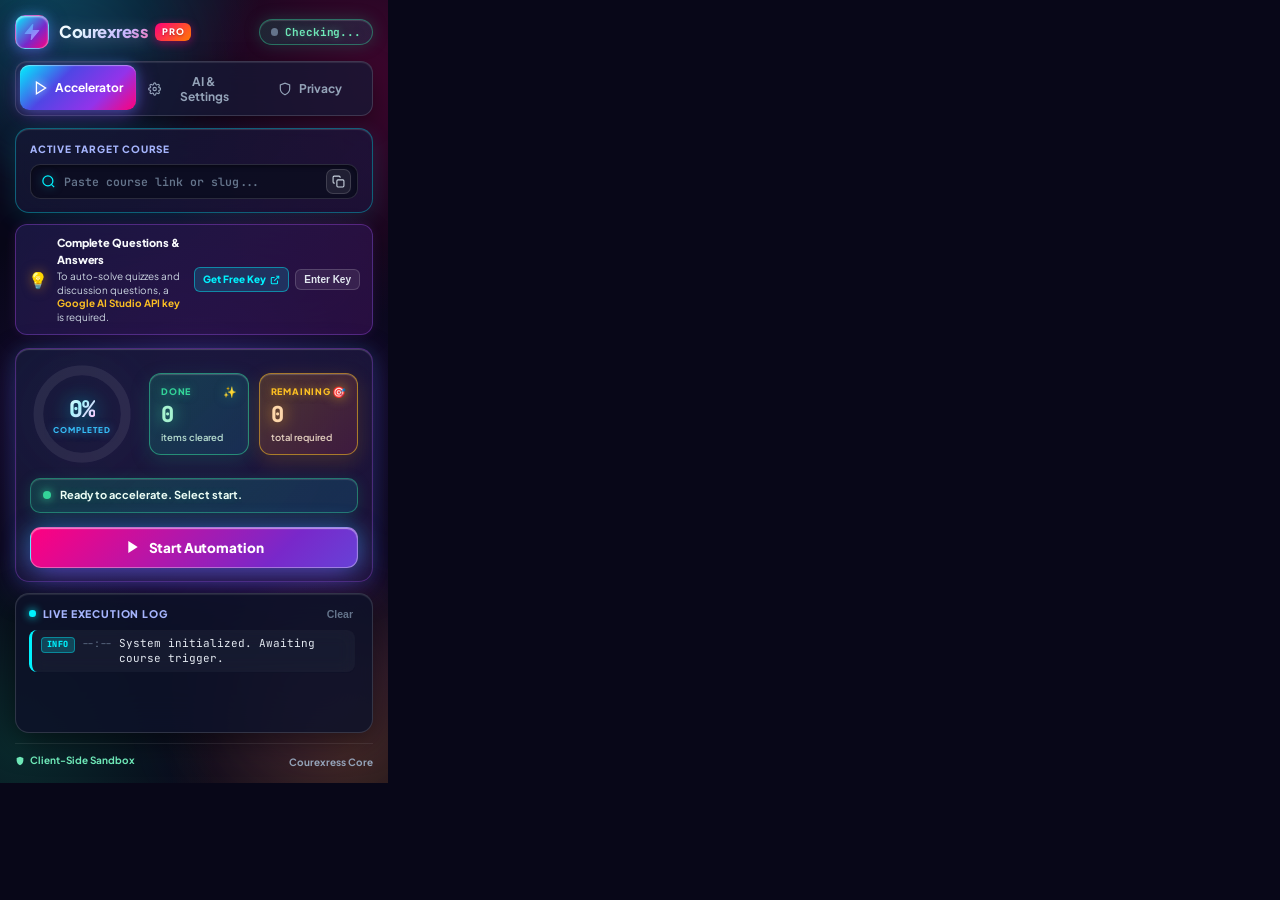
<file: extension/popup.html>
<!DOCTYPE html>
<html lang="en">
<head>
  <meta charset="UTF-8">
  <meta name="viewport" content="width=device-width, initial-scale=1.0">
  <title>Courexress — Coursera Fast Tracker</title>
  <link rel="preconnect" href="https://fonts.googleapis.com">
  <link rel="preconnect" href="https://fonts.gstatic.com" crossorigin>
  <link href="https://fonts.googleapis.com/css2?family=Plus+Jakarta+Sans:wght@400;500;600;700;800&family=JetBrains+Mono:wght@400;500;600&display=swap" rel="stylesheet">
  <link rel="stylesheet" href="popup.css">
</head>
<body>
  <div class="shell">
    <!-- Ambient Background Glows -->
    <div class="ambient-glow glow-1"></div>
    <div class="ambient-glow glow-2"></div>

    <!-- Header Navigation Bar -->
    <header class="navbar">
      <div class="brand">
        <div class="brand-mark">
          <svg width="18" height="18" viewBox="0 0 24 24" fill="none">
            <path d="M13 2L3 14H12L11 22L21 10H12L13 2Z" fill="url(#brand-grad)" stroke="url(#brand-grad)" stroke-width="1.5" stroke-linejoin="round"/>
            <defs>
              <linearGradient id="brand-grad" x1="3" y1="2" x2="21" y2="22" gradientUnits="userSpaceOnUse">
                <stop stop-color="#38BDF8"/>
                <stop offset="0.5" stop-color="#818CF8"/>
                <stop offset="1" stop-color="#C084FC"/>
              </linearGradient>
            </defs>
          </svg>
        </div>
        <div class="brand-meta">
          <span class="brand-name">Courexress</span>
          <span class="pill-version">PRO</span>
        </div>
      </div>

      <div class="auth-pill" id="authStatus" title="Coursera Session Connection">
        <span class="auth-dot"></span>
        <span class="auth-user" id="authUserText">Checking...</span>
      </div>
    </header>

    <!-- Segmented Navigation Controls -->
    <nav class="segmented-control" role="tablist">
      <button class="segment-btn active" data-tab="tab-automate" role="tab">
        <svg width="14" height="14" viewBox="0 0 24 24" fill="none" stroke="currentColor" stroke-width="2"><polygon points="5 3 19 12 5 21 5 3"></polygon></svg>
        <span>Accelerator</span>
      </button>
      <button class="segment-btn" data-tab="tab-settings" role="tab">
        <svg width="14" height="14" viewBox="0 0 24 24" fill="none" stroke="currentColor" stroke-width="2"><circle cx="12" cy="12" r="3"></circle><path d="M19.4 15a1.65 1.65 0 0 0 .33 1.82l.06.06a2 2 0 0 1 0 2.83 2 2 0 0 1-2.83 0l-.06-.06a1.65 1.65 0 0 0-1.82-.33 1.65 1.65 0 0 0-1 1.51V21a2 2 0 0 1-2 2 2 2 0 0 1-2-2v-.09A1.65 1.65 0 0 0 9 19.4a1.65 1.65 0 0 0-1.82.33l-.06.06a2 2 0 0 1-2.83 0 2 2 0 0 1 0-2.83l.06-.06a1.65 1.65 0 0 0 .33-1.82 1.65 1.65 0 0 0-1.51-1H3a2 2 0 0 1-2-2 2 2 0 0 1 2-2h.09A1.65 1.65 0 0 0 4.6 9a1.65 1.65 0 0 0-.33-1.82l-.06-.06a2 2 0 0 1 0-2.83 2 2 0 0 1 2.83 0l.06.06a1.65 1.65 0 0 0 1.82.33H9a1.65 1.65 0 0 0 1-1.51V3a2 2 0 0 1 2-2 2 2 0 0 1 2 2v.09a1.65 1.65 0 0 0 1 1.51 1.65 1.65 0 0 0 1.82-.33l.06-.06a2 2 0 0 1 2.83 0 2 2 0 0 1 0 2.83l-.06.06a1.65 1.65 0 0 0-.33 1.82V9a1.65 1.65 0 0 0 1.51 1H21a2 2 0 0 1 2 2 2 2 0 0 1-2 2h-.09a1.65 1.65 0 0 0-1.51 1z"></path></svg>
        <span>AI & Settings</span>
      </button>
      <button class="segment-btn" data-tab="tab-privacy" role="tab">
        <svg width="14" height="14" viewBox="0 0 24 24" fill="none" stroke="currentColor" stroke-width="2"><path d="M12 22s8-4 8-10V5l-8-3-8 3v7c0 6 8 10 8 10z"></path></svg>
        <span>Privacy</span>
      </button>
    </nav>

    <!-- MAIN VIEW CONTAINER -->
    <main class="viewport">

      <!-- TAB 1: AUTOMATE (RUNNER) -->
      <section class="tab-pane active" id="tab-automate">
        <!-- Target Course Glass Card -->
        <div class="glass-card course-box">
          <div class="card-caption">
            <span class="caption-label">Active Target Course</span>
            <span class="detected-chip" id="autoDetectBadge" style="display: none;">
              <span class="dot-radar"></span>
              Auto-Synced Tab
            </span>
          </div>

          <div class="input-wrapper">
            <div class="input-prefix">
              <svg width="15" height="15" viewBox="0 0 24 24" fill="none" stroke="currentColor" stroke-width="2"><circle cx="11" cy="11" r="8"></circle><line x1="21" y1="21" x2="16.65" y2="16.65"></line></svg>
            </div>
            <input type="text" id="courseInput" placeholder="Paste course link or slug..." spellcheck="false" autocomplete="off" />
            <button id="btnPaste" class="action-mini-btn" title="Paste from clipboard">
              <svg width="13" height="13" viewBox="0 0 24 24" fill="none" stroke="currentColor" stroke-width="2"><rect x="9" y="9" width="13" height="13" rx="2" ry="2"></rect><path d="M5 15H4a2 2 0 0 1-2-2V4a2 2 0 0 1 2-2h9a2 2 0 0 1 2 2v1"></path></svg>
            </button>
          </div>
        </div>

        <!-- Questions & Answers API Key Notice Banner -->
        <div class="glass-card qa-key-banner" id="qaBanner">
          <div class="qa-banner-content">
            <div class="qa-banner-icon">💡</div>
            <div class="qa-banner-text">
              <span class="qa-banner-title">Complete Questions & Answers</span>
              <span class="qa-banner-sub">To auto-solve quizzes and discussion questions, a <strong>Google AI Studio API key</strong> is required.</span>
            </div>
          </div>
          <div class="qa-banner-actions">
            <a href="https://aistudio.google.com/app/apikey" target="_blank" rel="noopener" class="qa-banner-btn-link" title="Get free API key on Google AI Studio">
              <span>Get Free Key</span>
              <svg width="10" height="10" viewBox="0 0 24 24" fill="none" stroke="currentColor" stroke-width="2.5"><path d="M18 13v6a2 2 0 0 1-2 2H5a2 2 0 0 1-2-2V8a2 2 0 0 1 2-2h6"></path><polyline points="15 3 21 3 21 9"></polyline><line x1="10" y1="14" x2="21" y2="3"></line></svg>
            </a>
            <button type="button" id="btnGoToSettings" class="qa-banner-btn-config" title="Open AI & Settings tab">
              Enter Key
            </button>
          </div>
        </div>

        <!-- Hero Stats Dashboard -->
        <div class="glass-card hero-dashboard">
          <div class="ring-and-metric">
            <!-- Circular Progress Dial with Multi-Color Aurora Gradient -->
            <div class="radial-ring-container">
              <svg class="radial-ring-svg" viewBox="0 0 100 100">
                <defs>
                  <linearGradient id="ring-gradient" x1="0%" y1="0%" x2="100%" y2="100%">
                    <stop offset="0%" stop-color="#00F2FE"/>
                    <stop offset="25%" stop-color="#38BDF8"/>
                    <stop offset="55%" stop-color="#8B5CF6"/>
                    <stop offset="85%" stop-color="#EC4899"/>
                    <stop offset="100%" stop-color="#F59E0B"/>
                  </linearGradient>
                  <filter id="ring-glow" x="-20%" y="-20%" width="140%" height="140%">
                    <feGaussianBlur stdDeviation="3" result="blur" />
                    <feComposite in="SourceGraphic" in2="blur" operator="over" />
                  </filter>
                </defs>
                <circle class="ring-track" cx="50" cy="50" r="42" />
                <circle class="ring-fill" id="radialProgress" cx="50" cy="50" r="42" filter="url(#ring-glow)" />
              </svg>
              <div class="radial-center-content">
                <span class="radial-number" id="percentText">0%</span>
                <span class="radial-sub">COMPLETED</span>
              </div>
            </div>

            <!-- Metric Cards Grid -->
            <div class="hero-metric-grid">
              <div class="micro-stat-card card-done">
                <div class="stat-card-top">
                  <span class="stat-badge-label">DONE</span>
                  <span class="stat-icon-gem">✨</span>
                </div>
                <span class="stat-number" id="completedCount">0</span>
                <span class="stat-sub">items cleared</span>
              </div>
              <div class="micro-stat-card card-remaining">
                <div class="stat-card-top">
                  <span class="stat-badge-label stat-amber">REMAINING</span>
                  <span class="stat-icon-gem amber-gem">🎯</span>
                </div>
                <span class="stat-number" id="totalCount">0</span>
                <span class="stat-sub">total required</span>
              </div>
            </div>
          </div>

          <!-- Dynamic Status Message Pill -->
          <div class="status-banner" id="statusMessageContainer">
            <span class="pulse-indicator" id="statusDot"></span>
            <span class="status-text" id="statusMessage">Ready to accelerate. Select start.</span>
          </div>

          <!-- Command Controls -->
          <div class="cta-row">
            <button id="btnStart" class="btn-glow-primary">
              <span class="btn-shine"></span>
              <svg width="16" height="16" viewBox="0 0 24 24" fill="currentColor"><polygon points="5 3 19 12 5 21 5 3"></polygon></svg>
              <span>Start Automation</span>
            </button>
            <button id="btnPause" class="btn-glass" style="display: none;">
              <svg width="15" height="15" viewBox="0 0 24 24" fill="currentColor"><rect x="6" y="4" width="4" height="16"></rect><rect x="14" y="4" width="4" height="16"></rect></svg>
              <span id="pauseText">Pause</span>
            </button>
            <button id="btnStop" class="btn-danger-glass" style="display: none;">
              <svg width="15" height="15" viewBox="0 0 24 24" fill="currentColor"><rect x="4" y="4" width="16" height="16"></rect></svg>
              <span>Halt</span>
            </button>
          </div>
        </div>

        <!-- Activity Stream Card -->
        <div class="glass-card activity-stream-card">
          <div class="stream-header">
            <div class="stream-title">
              <span class="live-dot"></span>
              <span>Live Execution Log</span>
            </div>
            <button id="btnClearLogs" class="stream-clear-btn" title="Clear log window">Clear</button>
          </div>

          <div class="stream-viewport" id="logContainer">
            <div class="stream-item item-info">
              <span class="item-tag tag-info">INFO</span>
              <span class="item-time">--:--</span>
              <span class="item-msg">System initialized. Awaiting course trigger.</span>
            </div>
          </div>
        </div>
      </section>

      <!-- TAB 2: AI & CONFIGURATION -->
      <section class="tab-pane" id="tab-settings">
        <!-- AI Solver Section -->
        <div class="glass-card ai-settings-card">
          <div class="section-title-row">
            <div class="title-with-icon">
              <span class="icon-sparkle">✨</span>
              <h3>Gemini AI Intelligence Engine</h3>
            </div>
            <a href="https://aistudio.google.com/app/apikey" target="_blank" rel="noopener" class="studio-link" title="Generate free key on Google AI Studio">
              Get Free Key ↗
            </a>
          </div>

          <p class="section-desc">Empowers automated problem solving for multiple-choice tests, multi-select questions, and discussion reflection prompts.</p>

          <div class="qa-requirement-card">
            <div class="qa-req-badge">
              <span class="pulse-dot-amber"></span>
              <span>REQUIRED FOR QUESTIONS & ANSWERS</span>
            </div>
            <p class="qa-req-info">
              If you want to complete questions and answers (quizzes, practice tests, and discussions), you must provide your <strong>Google AI Studio API key</strong>.
            </p>
            <a href="https://aistudio.google.com/app/apikey" target="_blank" rel="noopener" class="qa-studio-link-btn" title="Open Google AI Studio to get a free API key">
              <svg width="13" height="13" viewBox="0 0 24 24" fill="none" stroke="currentColor" stroke-width="2"><path d="M10 13a5 5 0 0 0 7.54.54l3-3a5 5 0 0 0-7.07-7.07l-1.72 1.71"></path><path d="M14 11a5 5 0 0 0-7.54-.54l-3 3a5 5 0 0 0 7.07 7.07l1.71-1.71"></path></svg>
              <span>Get Free Key: https://aistudio.google.com/app/apikey</span>
              <svg width="10" height="10" viewBox="0 0 24 24" fill="none" stroke="currentColor" stroke-width="2.5"><path d="M18 13v6a2 2 0 0 1-2 2H5a2 2 0 0 1-2-2V8a2 2 0 0 1 2-2h6"></path><polyline points="15 3 21 3 21 9"></polyline><line x1="10" y1="14" x2="21" y2="3"></line></svg>
            </a>
          </div>

          <div class="api-key-input-block">
            <label for="geminiApiKey">Your Google AI Studio API Key</label>
            <div class="input-wrapper key-wrapper">
              <input type="password" id="geminiApiKey" placeholder="AIzaSy... (from Google AI Studio)" spellcheck="false" autocomplete="off" />
              <button id="btnToggleApiKey" class="action-mini-btn" title="Toggle key visibility">
                <svg id="eyeIcon" width="14" height="14" viewBox="0 0 24 24" fill="none" stroke="currentColor" stroke-width="2"><path d="M1 12s4-8 11-8 11 8 11 8-4 8-11 8-11-8-11-8z"></path><circle cx="12" cy="12" r="3"></circle></svg>
              </button>
            </div>
            <div class="key-help-line">
              <span>🔑 Need a key? Get one free at <a href="https://aistudio.google.com/app/apikey" target="_blank" rel="noopener">Google AI Studio (https://aistudio.google.com/app/apikey) ↗</a></span>
            </div>
            <div class="key-test-bar">
              <button id="btnTestKey" type="button" class="btn-test-key" title="Verify key connectivity with Gemini">
                <svg width="12" height="12" viewBox="0 0 24 24" fill="currentColor"><path d="M13 2L3 14h9l-1 8 10-12h-9l1-8z"/></svg>
                <span>Test Key</span>
              </button>
              <div id="keyNotice" class="key-notice"></div>
            </div>
          </div>

          <div class="privacy-callout">
            <div class="callout-icon">
              <svg width="14" height="14" viewBox="0 0 24 24" fill="none" stroke="currentColor" stroke-width="2"><rect x="3" y="11" width="18" height="11" rx="2" ry="2"></rect><path d="M7 11V7a5 5 0 0 1 10 0v4"></path></svg>
            </div>
            <div class="callout-text">
              <strong>Local-Only Encryption:</strong> Your key is stored solely on your computer inside browser memory. We have zero servers and never transmit or log your key.
            </div>
          </div>
        </div>

        <!-- Feature Switches -->
        <div class="glass-card toggles-card">
          <h4 class="card-subtitle">Automated Capabilities</h4>

          <div class="switch-row">
            <div class="switch-info">
              <div class="switch-title-wrap">
                <span class="switch-icon-chip chip-violet">📝</span>
                <span class="switch-title">Auto-Solve Quizzes & Tests</span>
              </div>
              <span class="switch-desc">AI computes questions & answers for 80%+ passing score. <strong class="req-tag">Requires <a href="https://aistudio.google.com/app/apikey" target="_blank" rel="noopener">Google AI Studio Key</a></strong></span>
            </div>
            <label class="ios-switch">
              <input type="checkbox" id="toggleQuizzes" checked />
              <span class="switch-thumb"></span>
            </label>
          </div>

          <div class="switch-row">
            <div class="switch-info">
              <div class="switch-title-wrap">
                <span class="switch-icon-chip chip-cyan">💬</span>
                <span class="switch-title">Auto-Answer Discussions</span>
              </div>
              <span class="switch-desc">Composes thoughtful, human-grade learner reflection answers. <strong class="req-tag">Requires <a href="https://aistudio.google.com/app/apikey" target="_blank" rel="noopener">Google AI Studio Key</a></strong></span>
            </div>
            <label class="ios-switch">
              <input type="checkbox" id="toggleDiscussions" checked />
              <span class="switch-thumb"></span>
            </label>
          </div>

          <div class="switch-row">
            <div class="switch-info">
              <div class="switch-title-wrap">
                <span class="switch-icon-chip chip-amber">🤖</span>
                <span class="switch-title">Complete Coach Checkpoints</span>
              </div>
              <span class="switch-desc">Fulfills AI coach conversational milestone items</span>
            </div>
            <label class="ios-switch">
              <input type="checkbox" id="toggleCoach" checked />
              <span class="switch-thumb"></span>
            </label>
          </div>

          <div class="switch-row">
            <div class="switch-info">
              <div class="switch-title-wrap">
                <span class="switch-icon-chip chip-emerald">⚡</span>
                <span class="switch-title">Complete Interactive Widgets</span>
              </div>
              <span class="switch-desc">Marks interactive tools and practice widgets completed</span>
            </div>
            <label class="ios-switch">
              <input type="checkbox" id="toggleWidgets" checked />
              <span class="switch-thumb"></span>
            </label>
          </div>
        </div>

        <!-- Performance Sliders -->
        <div class="glass-card performance-card">
          <h4 class="card-subtitle">Pacing & Concurrency</h4>

          <div class="slider-block">
            <div class="slider-header">
              <span>Parallel Pipeline Threads</span>
              <span class="pill-metric" id="workersVal">5 workers</span>
            </div>
            <input type="range" id="workersSlider" min="1" max="8" value="5" />
          </div>

          <div class="slider-block">
            <div class="slider-header">
              <span>Request Throttle Delay</span>
              <span class="pill-metric" id="delayVal">250ms</span>
            </div>
            <input type="range" id="delaySlider" min="0" max="1000" step="50" value="250" />
          </div>
        </div>
      </section>

      <!-- TAB 3: PRIVACY & TRUST -->
      <section class="tab-pane" id="tab-privacy">
        <div class="glass-card trust-hero-card">
          <div class="shield-badge">
            <svg width="24" height="24" viewBox="0 0 24 24" fill="none" stroke="currentColor" stroke-width="2"><path d="M12 22s8-4 8-10V5l-8-3-8 3v7c0 6 8 10 8 10z"></path><polyline points="9 12 11 14 15 10"></polyline></svg>
          </div>
          <h3>Zero-Knowledge Architecture</h3>
          <p class="trust-lead">Courexress operates 100% inside your browser sandbox. We believe in absolute user autonomy.</p>
        </div>

        <div class="trust-grid">
          <div class="trust-card">
            <div class="trust-icon">💻</div>
            <h4>Local-First Storage</h4>
            <p>Your Google AI Studio API key and settings live strictly inside <code>chrome.storage.local</code> on your device.</p>
          </div>

          <div class="trust-card">
            <div class="trust-icon">🚫</div>
            <h4>No Remote Servers</h4>
            <p>We do not own or maintain any telemetry servers or tracking databases. No logs are ever sent.</p>
          </div>

          <div class="trust-card">
            <div class="trust-icon">🔗</div>
            <h4>Direct P2P Execution</h4>
            <p>All Coursera actions travel straight to <code>coursera.org</code>. All AI requests travel straight to <code>googleapis.com</code>.</p>
          </div>

          <div class="trust-card">
            <div class="trust-icon">👁️</div>
            <h4>Open & Inspectable</h4>
            <p>Every single line of JavaScript in this extension is unminified, readable, and open for your inspection.</p>
          </div>
        </div>

        <div class="legal-footer">
          <span>Read the full commitment in <a href="PRIVACY.md" target="_blank">PRIVACY.md</a></span>
        </div>
      </section>

    </main>

    <!-- Bottom Status Strip -->
    <footer class="bottom-strip">
      <div class="strip-left">
        <span class="secure-badge">
          <svg width="10" height="10" viewBox="0 0 24 24" fill="currentColor"><path d="M12 2L4 5V11.09C4 16.14 7.41 20.85 12 22C16.59 20.85 20 16.14 20 11.09V5L12 2Z"/></svg>
          Client-Side Sandbox
        </span>
      </div>
      <div class="strip-right">
        <a href="https://github.com/Shiva-Altruistic/courexress" target="_blank" rel="noopener" class="strip-link">Courexress Core</a>
      </div>
    </footer>
  </div>

  <script type="module" src="popup.js"></script>
</body>
</html>
</file>
<file: extension/popup.css>
/* ==========================================================================
   COUREXRESS — HYPER-CHROMA AURORA GLASSMORPHISM DESIGN SYSTEM
   Handcrafted, Visually Stunning, Multi-Color Cyber-Luxe Interface
   ========================================================================== */

@import url('https://fonts.googleapis.com/css2?family=Plus+Jakarta+Sans:wght@400;500;600;700;800;900&family=JetBrains+Mono:wght@400;500;600;700;800&display=swap');

:root {
  --font-sans: 'Plus Jakarta Sans', -apple-system, BlinkMacSystemFont, sans-serif;
  --font-mono: 'JetBrains Mono', monospace;

  /* Radiant Hyper-Chroma Color Palette */
  --neon-cyan: #00F2FE;
  --neon-sky: #38BDF8;
  --neon-blue: #0070F3;
  --neon-indigo: #6366F1;
  --neon-violet: #8B5CF6;
  --neon-purple: #A855F7;
  --neon-fuchsia: #EC4899;
  --neon-pink: #FF007A;
  --neon-rose: #F43F5E;
  --neon-emerald: #10B981;
  --neon-mint: #34D399;
  --neon-amber: #F59E0B;
  --neon-gold: #FBBF24;

  /* Surfaces & Glass */
  --bg-deep: #080718;
  --glass-surface: rgba(18, 20, 44, 0.72);
  --glass-surface-hover: rgba(28, 30, 64, 0.82);
  --glass-border: rgba(255, 255, 255, 0.14);
  --glass-border-focus: rgba(0, 242, 254, 0.5);

  /* Typography */
  --text-white: #FFFFFF;
  --text-bright: #F8FAFC;
  --text-dim: #94A3B8;
  --text-lavender: #CBD5E1;
  --text-muted: #64748B;

  /* Physics & Animations */
  --spring: cubic-bezier(0.16, 1, 0.3, 1);
  --smooth: cubic-bezier(0.4, 0, 0.2, 1);
}

*, *::before, *::after {
  box-sizing: border-box;
  margin: 0;
  padding: 0;
}

body {
  width: 388px;
  min-height: 585px;
  background-color: var(--bg-deep);
  color: var(--text-bright);
  font-family: var(--font-sans);
  font-size: 13px;
  line-height: 1.5;
  overflow-x: hidden;
  user-select: none;
  -webkit-font-smoothing: antialiased;
}

/* ==========================================================================
   LIVING MULTI-STOP AURORA MESH CANVAS
   ========================================================================== */
.shell {
  position: relative;
  width: 100%;
  min-height: 585px;
  display: flex;
  flex-direction: column;
  padding: 15px 15px 12px 15px;
  background: 
    radial-gradient(circle 300px at 10% -5%, rgba(0, 242, 254, 0.25), transparent 75%),
    radial-gradient(circle 340px at 95% 10%, rgba(255, 0, 122, 0.22), transparent 70%),
    radial-gradient(circle 320px at 50% 50%, rgba(124, 58, 237, 0.26), transparent 75%),
    radial-gradient(circle 280px at 5% 95%, rgba(16, 185, 129, 0.2), transparent 70%),
    radial-gradient(circle 260px at 90% 95%, rgba(245, 158, 11, 0.2), transparent 70%),
    #080718;
  overflow: hidden;
}

.ambient-glow {
  position: absolute;
  pointer-events: none;
  border-radius: 50%;
  filter: blur(60px);
  z-index: 0;
  opacity: 0.8;
  animation: floatCosmic 10s ease-in-out infinite alternate;
}

.glow-1 {
  width: 220px;
  height: 220px;
  top: -40px;
  left: -40px;
  background: radial-gradient(circle, rgba(0, 242, 254, 0.35), rgba(99, 102, 241, 0.2), transparent 70%);
}

.glow-2 {
  width: 240px;
  height: 240px;
  bottom: -20px;
  right: -50px;
  background: radial-gradient(circle, rgba(255, 0, 122, 0.3), rgba(168, 85, 247, 0.25), transparent 70%);
  animation-duration: 12s;
  animation-direction: alternate-reverse;
}

@keyframes floatCosmic {
  0% { transform: translate(0, 0) scale(1) rotate(0deg); }
  50% { transform: translate(20px, 25px) scale(1.12) rotate(180deg); }
  100% { transform: translate(-15px, 20px) scale(0.92) rotate(360deg); }
}

/* ==========================================================================
   NAVIGATION TOP BAR
   ========================================================================== */
.navbar {
  position: relative;
  z-index: 10;
  display: flex;
  align-items: center;
  justify-content: space-between;
  margin-bottom: 12px;
}

.brand {
  display: flex;
  align-items: center;
  gap: 10px;
}

.brand-mark {
  width: 34px;
  height: 34px;
  border-radius: 10px;
  background: linear-gradient(135deg, #00F2FE 0%, #7928CA 60%, #FF0080 100%);
  border: 1px solid rgba(255, 255, 255, 0.35);
  display: flex;
  align-items: center;
  justify-content: center;
  box-shadow: 
    0 4px 18px rgba(121, 40, 202, 0.5),
    0 0 12px rgba(0, 242, 254, 0.4),
    inset 0 1px 2px rgba(255, 255, 255, 0.6);
  transition: transform 0.3s var(--spring);
}

.brand-mark:hover {
  transform: rotate(6deg) scale(1.06);
}

.brand-meta {
  display: flex;
  align-items: center;
  gap: 7px;
}

.brand-name {
  font-size: 16.5px;
  font-weight: 800;
  letter-spacing: -0.03em;
  background: linear-gradient(135deg, #FFFFFF 0%, #E0F2FE 30%, #C4B5FD 70%, #F472B6 100%);
  -webkit-background-clip: text;
  -webkit-text-fill-color: transparent;
  filter: drop-shadow(0 2px 8px rgba(196, 181, 253, 0.4));
}

.pill-version {
  font-size: 9px;
  font-weight: 900;
  letter-spacing: 0.08em;
  padding: 2.5px 7px;
  border-radius: 6px;
  background: linear-gradient(135deg, #FF007A 0%, #FF7A00 100%);
  color: #FFFFFF;
  box-shadow: 0 2px 10px rgba(255, 0, 122, 0.45);
  text-shadow: 0 1px 2px rgba(0, 0, 0, 0.3);
}

/* User Auth Pill with Emerald Halo */
.auth-pill {
  display: inline-flex;
  align-items: center;
  gap: 7px;
  padding: 4px 11px;
  background: linear-gradient(135deg, rgba(16, 185, 129, 0.18), rgba(6, 182, 212, 0.12));
  border: 1px solid rgba(52, 211, 153, 0.45);
  border-radius: 20px;
  backdrop-filter: blur(14px);
  box-shadow: 0 0 16px rgba(16, 185, 129, 0.25), inset 0 1px 1px rgba(255, 255, 255, 0.15);
  transition: all 0.25s var(--smooth);
}

.auth-pill:hover {
  background: linear-gradient(135deg, rgba(16, 185, 129, 0.26), rgba(6, 182, 212, 0.2));
  border-color: rgba(52, 211, 153, 0.7);
  box-shadow: 0 0 22px rgba(16, 185, 129, 0.4);
}

.auth-dot {
  width: 7.5px;
  height: 7.5px;
  border-radius: 50%;
  background: #64748B;
  transition: all 0.25s ease;
}

.auth-dot.active {
  background: #10B981;
  box-shadow: 0 0 10px #10B981, 0 0 20px rgba(52, 211, 153, 0.7);
  animation: pulseGreen 1.8s infinite;
}

@keyframes pulseGreen {
  0%, 100% { transform: scale(1); opacity: 1; }
  50% { transform: scale(1.3); opacity: 0.8; }
}

.auth-dot.error {
  background: #F43F5E;
  box-shadow: 0 0 10px #F43F5E;
}

.auth-user {
  font-size: 11px;
  font-weight: 700;
  color: #6EE7B7;
  font-family: var(--font-mono);
  letter-spacing: -0.01em;
  text-shadow: 0 0 8px rgba(110, 231, 183, 0.4);
}

/* ==========================================================================
   SEGMENTED NAVIGATION TABS (HYPER-CHROMA DOCK)
   ========================================================================== */
.segmented-control {
  position: relative;
  z-index: 10;
  display: flex;
  background: rgba(22, 24, 52, 0.75);
  border: 1px solid rgba(255, 255, 255, 0.15);
  border-radius: 12px;
  padding: 4px;
  margin-bottom: 12px;
  backdrop-filter: blur(24px);
  -webkit-backdrop-filter: blur(24px);
  box-shadow: 
    0 8px 24px rgba(0, 0, 0, 0.4),
    inset 0 1px 1px rgba(255, 255, 255, 0.1);
}

.segment-btn {
  flex: 1;
  display: inline-flex;
  align-items: center;
  justify-content: center;
  gap: 7px;
  padding: 7.5px 12px;
  background: transparent;
  border: none;
  border-radius: 9px;
  color: #94A3B8;
  font-size: 12px;
  font-weight: 700;
  font-family: var(--font-sans);
  cursor: pointer;
  transition: all 0.25s var(--spring);
}

.segment-btn:hover {
  color: #FFFFFF;
  background: rgba(255, 255, 255, 0.05);
}

.segment-btn.active {
  background: linear-gradient(135deg, #00F2FE 0%, #4F46E5 35%, #9333EA 70%, #FF007A 100%);
  color: #FFFFFF;
  box-shadow: 
    0 4px 20px rgba(147, 51, 234, 0.5),
    0 0 12px rgba(0, 242, 254, 0.3),
    inset 0 1px 1px rgba(255, 255, 255, 0.4);
  transform: translateY(-1px);
}

.segment-btn svg {
  transition: transform 0.2s ease;
}

.segment-btn.active svg {
  transform: scale(1.12);
  color: #FFFFFF;
  filter: drop-shadow(0 0 4px rgba(255, 255, 255, 0.7));
}

/* ==========================================================================
   VIEWPORT & GLASS CARDS
   ========================================================================== */
.viewport {
  position: relative;
  z-index: 10;
  flex: 1;
  display: flex;
  flex-direction: column;
}

.tab-pane {
  display: none;
  flex-direction: column;
  gap: 11px;
  animation: tabFadeIn 0.25s var(--spring);
}

.tab-pane.active {
  display: flex;
}

@keyframes tabFadeIn {
  from { opacity: 0; transform: translateY(6px) scale(0.99); }
  to { opacity: 1; transform: translateY(0) scale(1); }
}

.glass-card {
  position: relative;
  background: var(--glass-surface);
  border: 1px solid var(--glass-border);
  border-radius: 14px;
  padding: 13px 14px;
  backdrop-filter: blur(24px);
  -webkit-backdrop-filter: blur(24px);
  box-shadow: 
    0 10px 32px 0 rgba(0, 0, 0, 0.45),
    inset 0 1px 0 0 rgba(255, 255, 255, 0.14);
  transition: all 0.25s var(--smooth);
}

.glass-card:hover {
  background: var(--glass-surface-hover);
  border-color: rgba(255, 255, 255, 0.24);
  box-shadow: 
    0 12px 38px 0 rgba(0, 0, 0, 0.55),
    inset 0 1px 0 0 rgba(255, 255, 255, 0.2);
}

/* ==========================================================================
   TARGET COURSE CARD (NEON CYAN ACCENT)
   ========================================================================== */
.course-box {
  background: linear-gradient(135deg, rgba(20, 24, 52, 0.8), rgba(28, 20, 60, 0.75));
  border: 1px solid rgba(0, 242, 254, 0.35);
  box-shadow: 
    0 6px 24px rgba(0, 242, 254, 0.12),
    inset 0 1px 1px rgba(255, 255, 255, 0.15);
}

.card-caption {
  display: flex;
  align-items: center;
  justify-content: space-between;
  margin-bottom: 7px;
}

.caption-label {
  font-size: 10px;
  font-weight: 800;
  letter-spacing: 0.08em;
  color: #A5B4FC;
  text-transform: uppercase;
}

.detected-chip {
  display: inline-flex;
  align-items: center;
  gap: 6px;
  font-size: 10px;
  font-weight: 800;
  color: #00F2FE;
  background: linear-gradient(135deg, rgba(0, 242, 254, 0.2), rgba(99, 102, 241, 0.15));
  padding: 3px 9px;
  border-radius: 14px;
  border: 1px solid rgba(0, 242, 254, 0.45);
  box-shadow: 0 0 14px rgba(0, 242, 254, 0.25);
}

.dot-radar {
  width: 6.5px;
  height: 6.5px;
  border-radius: 50%;
  background: #00F2FE;
  box-shadow: 0 0 8px #00F2FE;
  animation: radarPing 1.8s infinite;
}

@keyframes radarPing {
  0% { transform: scale(0.9); opacity: 0.8; }
  50% { transform: scale(1.35); opacity: 1; box-shadow: 0 0 12px #00F2FE; }
  100% { transform: scale(0.9); opacity: 0.8; }
}

.input-wrapper {
  display: flex;
  align-items: center;
  background: rgba(12, 14, 32, 0.85);
  border: 1px solid rgba(255, 255, 255, 0.12);
  border-radius: 10px;
  padding: 3px 6px 3px 10px;
  box-shadow: inset 0 2px 4px rgba(0, 0, 0, 0.4);
  transition: all 0.25s var(--smooth);
}

.input-wrapper:focus-within {
  border-color: #00F2FE;
  box-shadow: 
    0 0 0 2px rgba(0, 242, 254, 0.35),
    0 0 20px rgba(0, 242, 254, 0.25),
    inset 0 1px 2px rgba(0, 0, 0, 0.4);
  background: rgba(14, 18, 42, 0.95);
}

.input-prefix {
  color: #00F2FE;
  display: flex;
  align-items: center;
  margin-right: 8px;
  filter: drop-shadow(0 0 4px rgba(0, 242, 254, 0.5));
}

.input-wrapper input {
  flex: 1;
  background: transparent;
  border: none;
  outline: none;
  font-family: var(--font-mono);
  font-size: 11.5px;
  font-weight: 600;
  color: #FFFFFF;
  padding: 6px 0;
}

.input-wrapper input::placeholder {
  color: #64748B;
}

.action-mini-btn {
  background: rgba(255, 255, 255, 0.08);
  border: 1px solid rgba(255, 255, 255, 0.14);
  color: #CBD5E1;
  padding: 5px;
  border-radius: 7px;
  cursor: pointer;
  display: flex;
  align-items: center;
  justify-content: center;
  transition: all 0.2s ease;
}

.action-mini-btn:hover {
  color: #FFFFFF;
  background: linear-gradient(135deg, rgba(0, 242, 254, 0.25), rgba(139, 92, 246, 0.35));
  border-color: rgba(0, 242, 254, 0.6);
  box-shadow: 0 0 12px rgba(0, 242, 254, 0.35);
  transform: scale(1.05);
}

/* ==========================================================================
   HERO STATS & VIBRANT PROGRESS RING (THE WOW CENTERPIECE)
   ========================================================================== */
.hero-dashboard {
  background: linear-gradient(135deg, rgba(22, 26, 58, 0.85), rgba(34, 22, 64, 0.8));
  border: 1.5px solid rgba(168, 85, 247, 0.35);
  box-shadow: 
    0 10px 34px rgba(124, 58, 237, 0.25),
    0 0 20px rgba(0, 242, 254, 0.12),
    inset 0 1px 1px rgba(255, 255, 255, 0.2);
  display: flex;
  flex-direction: column;
  gap: 12px;
}

.ring-and-metric {
  display: flex;
  align-items: center;
  gap: 15px;
}

/* Glowing Radial Dial */
.radial-ring-container {
  position: relative;
  width: 104px;
  height: 104px;
  flex-shrink: 0;
}

.radial-ring-svg {
  width: 100%;
  height: 100%;
  transform: rotate(-90deg);
  filter: drop-shadow(0 0 14px rgba(139, 92, 246, 0.6)) drop-shadow(0 0 22px rgba(0, 242, 254, 0.4));
}

.ring-track {
  fill: none;
  stroke: rgba(255, 255, 255, 0.08);
  stroke-width: 9.5;
}

.ring-fill {
  fill: none;
  stroke: url(#ring-gradient);
  stroke-width: 9.5;
  stroke-linecap: round;
  stroke-dasharray: 264;
  stroke-dashoffset: 264;
  transition: stroke-dashoffset 0.7s var(--spring);
}

.radial-center-content {
  position: absolute;
  top: 0;
  left: 0;
  width: 100%;
  height: 100%;
  display: flex;
  flex-direction: column;
  align-items: center;
  justify-content: center;
  text-align: center;
}

.radial-number {
  font-size: 23px;
  font-weight: 900;
  font-family: var(--font-mono);
  letter-spacing: -0.04em;
  background: linear-gradient(135deg, #FFFFFF 0%, #A5F3FC 40%, #F5D0FE 80%, #FED7AA 100%);
  -webkit-background-clip: text;
  -webkit-text-fill-color: transparent;
  filter: drop-shadow(0 2px 10px rgba(0, 242, 254, 0.6));
}

.radial-sub {
  font-size: 8px;
  font-weight: 900;
  letter-spacing: 0.12em;
  color: #38BDF8;
  margin-top: -2px;
  text-shadow: 0 0 8px rgba(56, 189, 248, 0.6);
}

/* ==========================================================================
   COLORFUL METRIC CARDS (DONE & REMAINING)
   ========================================================================== */
.hero-metric-grid {
  flex: 1;
  display: grid;
  grid-template-columns: 1fr 1fr;
  gap: 10px;
}

.micro-stat-card {
  border-radius: 12px;
  padding: 10px 11px;
  display: flex;
  flex-direction: column;
  transition: all 0.25s var(--spring);
}

.stat-card-top {
  display: flex;
  align-items: center;
  justify-content: space-between;
  margin-bottom: 3px;
}

/* Done Card: Rich Emerald & Teal Glass */
.card-done {
  background: linear-gradient(135deg, rgba(16, 185, 129, 0.22) 0%, rgba(6, 182, 212, 0.15) 100%);
  border: 1.5px solid rgba(52, 211, 153, 0.55);
  box-shadow: 
    0 6px 20px rgba(16, 185, 129, 0.18),
    inset 0 1px 1px rgba(255, 255, 255, 0.2);
}

.card-done:hover {
  border-color: rgba(52, 211, 153, 0.85);
  box-shadow: 
    0 8px 24px rgba(16, 185, 129, 0.35),
    0 0 16px rgba(52, 211, 153, 0.25);
  transform: translateY(-2px);
}

.card-done .stat-badge-label {
  color: #34D399;
  text-shadow: 0 0 8px rgba(52, 211, 153, 0.5);
}

.card-done .stat-number {
  color: #A7F3D0;
  text-shadow: 0 0 16px rgba(52, 211, 153, 0.7);
}

.card-done .stat-sub {
  color: #D1FAE5;
  opacity: 0.85;
}

/* Remaining Card: Sunset Amber & Coral Rose Glass */
.card-remaining {
  background: linear-gradient(135deg, rgba(245, 158, 11, 0.22) 0%, rgba(244, 63, 94, 0.16) 100%);
  border: 1.5px solid rgba(251, 191, 36, 0.55);
  box-shadow: 
    0 6px 20px rgba(245, 158, 11, 0.18),
    inset 0 1px 1px rgba(255, 255, 255, 0.2);
}

.card-remaining:hover {
  border-color: rgba(251, 191, 36, 0.85);
  box-shadow: 
    0 8px 24px rgba(245, 158, 11, 0.35),
    0 0 16px rgba(245, 158, 11, 0.25);
  transform: translateY(-2px);
}

.card-remaining .stat-badge-label {
  color: #FBBF24;
  text-shadow: 0 0 8px rgba(251, 191, 36, 0.5);
}

.card-remaining .stat-number {
  color: #FED7AA;
  text-shadow: 0 0 16px rgba(251, 191, 36, 0.7);
}

.card-remaining .stat-sub {
  color: #FFEDD5;
  opacity: 0.85;
}

.stat-badge-label {
  font-size: 9px;
  font-weight: 900;
  letter-spacing: 0.09em;
}

.stat-icon-gem {
  font-size: 11px;
  filter: drop-shadow(0 0 6px rgba(52, 211, 153, 0.6));
}

.stat-icon-gem.amber-gem {
  filter: drop-shadow(0 0 6px rgba(251, 191, 36, 0.6));
}

.stat-number {
  font-size: 22px;
  font-weight: 900;
  font-family: var(--font-mono);
  line-height: 1.1;
  letter-spacing: -0.03em;
}

.stat-sub {
  font-size: 9.5px;
  font-weight: 600;
  margin-top: 3px;
}

/* ==========================================================================
   DYNAMIC STATUS BANNER
   ========================================================================== */
.status-banner {
  display: flex;
  align-items: center;
  gap: 9px;
  padding: 8px 12px;
  border-radius: 10px;
  background: linear-gradient(135deg, rgba(16, 185, 129, 0.22), rgba(6, 182, 212, 0.16));
  border: 1px solid rgba(52, 211, 153, 0.45);
  box-shadow: 0 2px 14px rgba(16, 185, 129, 0.2), inset 0 1px 1px rgba(255, 255, 255, 0.15);
  transition: all 0.3s var(--smooth);
}

.pulse-indicator {
  width: 8px;
  height: 8px;
  border-radius: 50%;
  background: #34D399;
  box-shadow: 0 0 10px #34D399;
  flex-shrink: 0;
  animation: pulseIndicator 1.8s infinite;
}

@keyframes pulseIndicator {
  0%, 100% { transform: scale(1); opacity: 0.9; }
  50% { transform: scale(1.4); opacity: 1; box-shadow: 0 0 14px #34D399; }
}

.pulse-indicator.running {
  background: #00F2FE;
  box-shadow: 0 0 10px #00F2FE;
}

.pulse-indicator.error {
  background: #F43F5E;
  box-shadow: 0 0 10px #F43F5E;
}

.status-text {
  font-size: 11px;
  font-weight: 700;
  color: #ECFDF5;
  text-shadow: 0 0 8px rgba(16, 185, 129, 0.3);
  white-space: nowrap;
  overflow: hidden;
  text-overflow: ellipsis;
}

/* ==========================================================================
   PRIMARY CTA BUTTON — FLOWING LIQUID AURORA GRADIENT
   ========================================================================== */
.cta-row {
  display: flex;
  gap: 8px;
  margin-top: 2px;
}

.btn-glow-primary {
  position: relative;
  flex: 1;
  display: inline-flex;
  align-items: center;
  justify-content: center;
  gap: 8px;
  padding: 11px 16px;
  border: 1px solid rgba(255, 255, 255, 0.35);
  border-radius: 11px;
  background: linear-gradient(135deg, #FF0080 0%, #7928CA 30%, #3B82F6 65%, #00F2FE 100%);
  background-size: 250% 250%;
  animation: auroraButtonFlow 6s ease infinite alternate;
  color: #FFFFFF;
  font-family: var(--font-sans);
  font-size: 13.5px;
  font-weight: 800;
  letter-spacing: -0.01em;
  cursor: pointer;
  box-shadow: 
    0 8px 30px -4px rgba(121, 40, 202, 0.7),
    0 0 22px rgba(0, 242, 254, 0.4),
    inset 0 1px 1px rgba(255, 255, 255, 0.5);
  overflow: hidden;
  transition: all 0.25s var(--spring);
}

@keyframes auroraButtonFlow {
  0% { background-position: 0% 50%; }
  50% { background-position: 100% 50%; }
  100% { background-position: 0% 50%; }
}

.btn-glow-primary:hover {
  transform: translateY(-2px) scale(1.01);
  box-shadow: 
    0 12px 36px -4px rgba(121, 40, 202, 0.85),
    0 0 28px rgba(0, 242, 254, 0.55),
    inset 0 1px 2px rgba(255, 255, 255, 0.7);
}

.btn-glow-primary:active {
  transform: translateY(1px) scale(0.99);
}

.btn-shine {
  position: absolute;
  top: 0;
  left: -120%;
  width: 80%;
  height: 100%;
  background: linear-gradient(90deg, transparent, rgba(255, 255, 255, 0.4), transparent);
  transform: skewX(-20deg);
  animation: shineSweep 4s cubic-bezier(0.4, 0, 0.2, 1) infinite;
}

@keyframes shineSweep {
  0% { left: -120%; }
  40%, 100% { left: 160%; }
}

.btn-glass {
  display: inline-flex;
  align-items: center;
  justify-content: center;
  gap: 6px;
  padding: 10px 14px;
  background: rgba(255, 255, 255, 0.1);
  border: 1px solid rgba(255, 255, 255, 0.2);
  border-radius: 11px;
  color: #FFFFFF;
  font-family: var(--font-sans);
  font-size: 12px;
  font-weight: 700;
  cursor: pointer;
  backdrop-filter: blur(12px);
  transition: all 0.2s ease;
}

.btn-glass:hover {
  background: rgba(255, 255, 255, 0.18);
  border-color: rgba(255, 255, 255, 0.4);
}

.btn-danger-glass {
  display: inline-flex;
  align-items: center;
  justify-content: center;
  gap: 6px;
  padding: 10px 14px;
  background: rgba(244, 63, 94, 0.18);
  border: 1px solid rgba(244, 63, 94, 0.4);
  border-radius: 11px;
  color: #FDA4AF;
  font-family: var(--font-sans);
  font-size: 12px;
  font-weight: 700;
  cursor: pointer;
  backdrop-filter: blur(12px);
  transition: all 0.2s ease;
}

.btn-danger-glass:hover {
  background: rgba(244, 63, 94, 0.3);
  border-color: rgba(244, 63, 94, 0.7);
  box-shadow: 0 0 16px rgba(244, 63, 94, 0.4);
}

/* ==========================================================================
   ACTIVITY STREAM & TELEMETRY LOG CARD
   ========================================================================== */
.activity-stream-card {
  background: rgba(14, 18, 40, 0.85);
  border: 1px solid rgba(255, 255, 255, 0.14);
  box-shadow: 
    0 8px 30px rgba(0, 0, 0, 0.5),
    inset 0 1px 1px rgba(255, 255, 255, 0.1);
  padding: 12px 13px;
  display: flex;
  flex-direction: column;
  gap: 8px;
}

.stream-header {
  display: flex;
  align-items: center;
  justify-content: space-between;
}

.stream-title {
  display: flex;
  align-items: center;
  gap: 7px;
  font-size: 10.5px;
  font-weight: 800;
  letter-spacing: 0.08em;
  color: #A5B4FC;
  text-transform: uppercase;
}

.live-dot {
  width: 6.5px;
  height: 6.5px;
  border-radius: 50%;
  background: #00F2FE;
  box-shadow: 0 0 8px #00F2FE;
  animation: radarPing 1.6s infinite;
}

.stream-clear-btn {
  background: transparent;
  border: none;
  color: #64748B;
  font-size: 10.5px;
  font-weight: 700;
  cursor: pointer;
  padding: 2px 6px;
  border-radius: 4px;
  transition: all 0.2s ease;
}

.stream-clear-btn:hover {
  color: #FDA4AF;
  background: rgba(244, 63, 94, 0.15);
}

.stream-viewport {
  max-height: 140px;
  min-height: 90px;
  overflow-y: auto;
  display: flex;
  flex-direction: column;
  gap: 5px;
  padding-right: 4px;
}

.stream-viewport::-webkit-scrollbar {
  width: 4px;
}

.stream-viewport::-webkit-scrollbar-track {
  background: rgba(0, 0, 0, 0.2);
  border-radius: 4px;
}

.stream-viewport::-webkit-scrollbar-thumb {
  background: linear-gradient(180deg, #00F2FE, #8B5CF6);
  border-radius: 4px;
}

.stream-item {
  display: flex;
  align-items: flex-start;
  gap: 7px;
  padding: 6px 9px;
  border-radius: 8px;
  font-size: 11px;
  font-family: var(--font-mono);
  line-height: 1.4;
  border-left: 3px solid transparent;
  backdrop-filter: blur(8px);
  transition: all 0.2s ease;
}

/* Vibrant Item Tags */
.item-tag {
  font-size: 8.5px;
  font-weight: 900;
  letter-spacing: 0.05em;
  padding: 1.5px 5px;
  border-radius: 4px;
  flex-shrink: 0;
  margin-top: 1px;
}

.tag-info {
  background: rgba(0, 242, 254, 0.2);
  color: #00F2FE;
  border: 1px solid rgba(0, 242, 254, 0.4);
}

.tag-success {
  background: rgba(16, 185, 129, 0.25);
  color: #34D399;
  border: 1px solid rgba(52, 211, 153, 0.5);
  box-shadow: 0 0 8px rgba(16, 185, 129, 0.3);
}

.tag-error {
  background: rgba(244, 63, 94, 0.25);
  color: #FDA4AF;
  border: 1px solid rgba(244, 63, 94, 0.5);
  box-shadow: 0 0 8px rgba(244, 63, 94, 0.3);
}

.tag-ai {
  background: rgba(168, 85, 247, 0.25);
  color: #D8B4FE;
  border: 1px solid rgba(168, 85, 247, 0.5);
  box-shadow: 0 0 8px rgba(168, 85, 247, 0.3);
}

.tag-warn {
  background: rgba(245, 158, 11, 0.25);
  color: #FDE68A;
  border: 1px solid rgba(245, 158, 11, 0.5);
}

.item-info {
  background: rgba(255, 255, 255, 0.04);
  border-left-color: #00F2FE;
}

.item-success {
  background: linear-gradient(90deg, rgba(16, 185, 129, 0.16), rgba(16, 185, 129, 0.04));
  border-left-color: #10B981;
}

.item-error {
  background: linear-gradient(90deg, rgba(244, 63, 94, 0.2), rgba(244, 63, 94, 0.05));
  border-left-color: #F43F5E;
}

.item-warning {
  background: linear-gradient(90deg, rgba(245, 158, 11, 0.18), rgba(245, 158, 11, 0.05));
  border-left-color: #F59E0B;
}

.item-time {
  color: #64748B;
  font-size: 10px;
  flex-shrink: 0;
  margin-top: 1px;
}

.item-msg {
  color: #E2E8F0;
  word-break: break-word;
}

/* ==========================================================================
   TAB 2: AI & CONFIGURATION STYLING
   ========================================================================== */
.ai-settings-card {
  background: linear-gradient(135deg, rgba(30, 24, 66, 0.85), rgba(44, 20, 68, 0.8));
  border: 1.5px solid rgba(168, 85, 247, 0.4);
  box-shadow: 
    0 8px 30px rgba(124, 58, 237, 0.2),
    0 0 16px rgba(255, 0, 122, 0.15);
}

.section-title-row {
  display: flex;
  align-items: center;
  justify-content: space-between;
  margin-bottom: 6px;
}

.title-with-icon {
  display: flex;
  align-items: center;
  gap: 7px;
}

.title-with-icon h3 {
  font-size: 13.5px;
  font-weight: 800;
  color: #FFFFFF;
  letter-spacing: -0.02em;
}

.icon-sparkle {
  font-size: 14px;
  filter: drop-shadow(0 0 6px #EC4899);
}

.studio-link {
  font-size: 10px;
  font-weight: 800;
  color: #00F2FE;
  background: linear-gradient(135deg, rgba(0, 242, 254, 0.18), rgba(124, 58, 237, 0.22));
  padding: 3px 8px;
  border-radius: 6px;
  border: 1px solid rgba(0, 242, 254, 0.4);
  text-decoration: none;
  box-shadow: 0 0 10px rgba(0, 242, 254, 0.2);
  transition: all 0.2s ease;
}

.studio-link:hover {
  background: linear-gradient(135deg, rgba(0, 242, 254, 0.3), rgba(124, 58, 237, 0.35));
  border-color: rgba(0, 242, 254, 0.7);
  box-shadow: 0 0 14px rgba(0, 242, 254, 0.35);
  transform: translateY(-1px);
}

.section-desc {
  font-size: 11px;
  color: #CBD5E1;
  line-height: 1.45;
  margin-bottom: 11px;
}

.api-key-input-block {
  display: flex;
  flex-direction: column;
  gap: 5px;
  margin-bottom: 10px;
}

.api-key-input-block label {
  font-size: 10px;
  font-weight: 800;
  letter-spacing: 0.05em;
  color: #C084FC;
  text-transform: uppercase;
}

.key-wrapper {
  background: rgba(12, 14, 32, 0.85);
}

.privacy-callout {
  display: flex;
  align-items: flex-start;
  gap: 8px;
  padding: 8px 10px;
  border-radius: 9px;
  background: rgba(16, 185, 129, 0.12);
  border: 1px solid rgba(52, 211, 153, 0.3);
}

.callout-icon {
  color: #34D399;
  flex-shrink: 0;
  margin-top: 1px;
}

.callout-text {
  font-size: 10px;
  color: #D1FAE5;
  line-height: 1.4;
}

.callout-text strong {
  color: #6EE7B7;
}

/* Feature Switches Card */
.toggles-card {
  background: rgba(20, 24, 52, 0.75);
  display: flex;
  flex-direction: column;
  gap: 10px;
}

.card-subtitle {
  font-size: 10.5px;
  font-weight: 800;
  letter-spacing: 0.08em;
  color: #A5B4FC;
  text-transform: uppercase;
}

.switch-row {
  display: flex;
  align-items: center;
  justify-content: space-between;
  gap: 12px;
  padding: 6px 0;
  border-bottom: 1px solid rgba(255, 255, 255, 0.06);
}

.switch-row:last-child {
  border-bottom: none;
  padding-bottom: 0;
}

.switch-info {
  display: flex;
  flex-direction: column;
  gap: 2px;
  flex: 1;
}

.switch-title-wrap {
  display: flex;
  align-items: center;
  gap: 7px;
}

.switch-icon-chip {
  font-size: 12px;
  width: 22px;
  height: 22px;
  display: inline-flex;
  align-items: center;
  justify-content: center;
  border-radius: 6px;
  background: rgba(255, 255, 255, 0.08);
}

.chip-violet {
  background: rgba(139, 92, 246, 0.2);
  box-shadow: 0 0 8px rgba(139, 92, 246, 0.3);
}

.chip-cyan {
  background: rgba(0, 242, 254, 0.2);
  box-shadow: 0 0 8px rgba(0, 242, 254, 0.3);
}

.chip-amber {
  background: rgba(245, 158, 11, 0.2);
  box-shadow: 0 0 8px rgba(245, 158, 11, 0.3);
}

.chip-emerald {
  background: rgba(16, 185, 129, 0.2);
  box-shadow: 0 0 8px rgba(16, 185, 129, 0.3);
}

.switch-title {
  font-size: 12px;
  font-weight: 700;
  color: #FFFFFF;
}

.switch-desc {
  font-size: 10px;
  color: #94A3B8;
  line-height: 1.35;
  padding-left: 29px;
}

/* Custom Hyper-Chroma iOS Switch */
.ios-switch {
  position: relative;
  display: inline-block;
  width: 40px;
  height: 22px;
  flex-shrink: 0;
}

.ios-switch input {
  opacity: 0;
  width: 0;
  height: 0;
}

.switch-thumb {
  position: absolute;
  cursor: pointer;
  top: 0;
  left: 0;
  right: 0;
  bottom: 0;
  background-color: rgba(255, 255, 255, 0.15);
  border: 1px solid rgba(255, 255, 255, 0.2);
  border-radius: 22px;
  transition: all 0.3s var(--spring);
}

.switch-thumb::before {
  position: absolute;
  content: "";
  height: 16px;
  width: 16px;
  left: 2px;
  bottom: 2px;
  background-color: #FFFFFF;
  border-radius: 50%;
  box-shadow: 0 2px 6px rgba(0, 0, 0, 0.3);
  transition: all 0.3s var(--spring);
}

.ios-switch input:checked + .switch-thumb {
  background: linear-gradient(135deg, #00F2FE 0%, #8B5CF6 60%, #FF0080 100%);
  border-color: rgba(255, 255, 255, 0.4);
  box-shadow: 0 0 14px rgba(139, 92, 246, 0.5);
}

.ios-switch input:checked + .switch-thumb::before {
  transform: translateX(18px);
}

/* Sliders */
.performance-card {
  background: rgba(20, 24, 52, 0.75);
  display: flex;
  flex-direction: column;
  gap: 12px;
}

.slider-block {
  display: flex;
  flex-direction: column;
  gap: 6px;
}

.slider-header {
  display: flex;
  justify-content: space-between;
  align-items: center;
  font-size: 11px;
  color: #CBD5E1;
  font-weight: 600;
}

.pill-metric {
  font-size: 10px;
  font-weight: 800;
  font-family: var(--font-mono);
  color: #00F2FE;
  background: rgba(0, 242, 254, 0.16);
  padding: 2px 7px;
  border-radius: 6px;
  border: 1px solid rgba(0, 242, 254, 0.4);
  box-shadow: 0 0 8px rgba(0, 242, 254, 0.2);
}

input[type="range"] {
  -webkit-appearance: none;
  appearance: none;
  width: 100%;
  height: 6px;
  border-radius: 6px;
  background: linear-gradient(90deg, #00F2FE 0%, #8B5CF6 50%, #FF0080 100%);
  outline: none;
  cursor: pointer;
  box-shadow: 0 0 10px rgba(139, 92, 246, 0.3);
}

input[type="range"]::-webkit-slider-thumb {
  -webkit-appearance: none;
  appearance: none;
  width: 16px;
  height: 16px;
  border-radius: 50%;
  background: #FFFFFF;
  border: 2px solid #8B5CF6;
  box-shadow: 0 0 10px rgba(139, 92, 246, 0.6);
  transition: transform 0.15s ease;
}

input[type="range"]::-webkit-slider-thumb:hover {
  transform: scale(1.2);
}

/* ==========================================================================
   TAB 3: PRIVACY & TRUST STYLING
   ========================================================================== */
.trust-hero-card {
  text-align: center;
  display: flex;
  flex-direction: column;
  align-items: center;
  gap: 8px;
  background: linear-gradient(135deg, rgba(16, 185, 129, 0.18), rgba(6, 182, 212, 0.14));
  border: 1.5px solid rgba(52, 211, 153, 0.45);
  box-shadow: 0 8px 30px rgba(16, 185, 129, 0.2);
}

.shield-badge {
  width: 44px;
  height: 44px;
  border-radius: 50%;
  background: linear-gradient(135deg, #10B981, #00F2FE);
  display: flex;
  align-items: center;
  justify-content: center;
  color: #FFFFFF;
  box-shadow: 0 0 20px rgba(16, 185, 129, 0.6);
}

.trust-hero-card h3 {
  font-size: 15px;
  font-weight: 800;
  color: #FFFFFF;
}

.trust-lead {
  font-size: 11px;
  color: #D1FAE5;
  line-height: 1.45;
}

.trust-grid {
  display: grid;
  grid-template-columns: 1fr 1fr;
  gap: 10px;
}

.trust-card {
  background: rgba(20, 24, 52, 0.75);
  border: 1px solid rgba(255, 255, 255, 0.12);
  border-radius: 12px;
  padding: 10px 11px;
  display: flex;
  flex-direction: column;
  gap: 5px;
  transition: all 0.2s ease;
}

.trust-card:hover {
  border-color: rgba(0, 242, 254, 0.4);
  box-shadow: 0 4px 18px rgba(0, 242, 254, 0.15);
  transform: translateY(-1px);
}

.trust-icon {
  font-size: 16px;
  filter: drop-shadow(0 0 6px rgba(255, 255, 255, 0.3));
}

.trust-card h4 {
  font-size: 11.5px;
  font-weight: 800;
  color: #FFFFFF;
}

.trust-card p {
  font-size: 9.5px;
  color: #94A3B8;
  line-height: 1.35;
}

.trust-card code {
  color: #00F2FE;
  font-family: var(--font-mono);
  background: rgba(0, 242, 254, 0.12);
  padding: 1px 3px;
  border-radius: 3px;
}

.legal-footer {
  text-align: center;
  font-size: 10.5px;
  color: #64748B;
  margin-top: 4px;
}

.legal-footer a {
  color: #38BDF8;
  text-decoration: none;
  font-weight: 700;
}

.legal-footer a:hover {
  text-decoration: underline;
}

/* ==========================================================================
   BOTTOM STRIP
   ========================================================================== */
.bottom-strip {
  position: relative;
  z-index: 10;
  margin-top: 10px;
  display: flex;
  align-items: center;
  justify-content: space-between;
  padding-top: 8px;
  border-top: 1px solid rgba(255, 255, 255, 0.08);
}

.secure-badge {
  display: inline-flex;
  align-items: center;
  gap: 5px;
  font-size: 10px;
  font-weight: 700;
  color: #6EE7B7;
}

.strip-link {
  font-size: 10px;
  font-weight: 700;
  color: #94A3B8;
  text-decoration: none;
  transition: color 0.2s ease;
}

.strip-link:hover {
  color: #00F2FE;
}

/* Key Test Bar & Validation Badges */
.key-test-bar {
  display: flex;
  align-items: center;
  gap: 10px;
  margin-top: 8px;
  flex-wrap: wrap;
}

.btn-test-key {
  display: inline-flex;
  align-items: center;
  gap: 5px;
  background: linear-gradient(135deg, rgba(99, 102, 241, 0.25), rgba(0, 242, 254, 0.2));
  border: 1px solid rgba(0, 242, 254, 0.4);
  color: #00F2FE;
  font-family: var(--font-sans);
  font-size: 11px;
  font-weight: 700;
  padding: 4px 10px;
  border-radius: 8px;
  cursor: pointer;
  transition: all 0.2s var(--smooth);
}

.btn-test-key:hover {
  background: linear-gradient(135deg, rgba(99, 102, 241, 0.4), rgba(0, 242, 254, 0.35));
  border-color: #00F2FE;
  box-shadow: 0 0 12px rgba(0, 242, 254, 0.3);
  transform: translateY(-1px);
}

.btn-test-key:disabled {
  opacity: 0.6;
  cursor: not-allowed;
  transform: none;
}

.key-notice {
  font-size: 11px;
  line-height: 1.35;
  flex: 1;
  word-break: break-word;
}

.key-notice.success {
  color: #34D399;
  font-weight: 600;
}

.key-notice.error {
  color: #FB7185;
  font-weight: 600;
}

.key-notice.warning {
  color: #FBBF24;
  font-weight: 600;
}

.key-notice.loading {
  color: #93C5FD;
}

/* Questions & Answers Requirement Banner & Card Styles */
.qa-key-banner {
  background: linear-gradient(135deg, rgba(30, 27, 75, 0.75), rgba(49, 16, 74, 0.75));
  border: 1px solid rgba(168, 85, 247, 0.35);
  border-radius: 12px;
  padding: 10px 12px;
  display: flex;
  align-items: center;
  justify-content: space-between;
  gap: 10px;
  box-shadow: 0 4px 18px rgba(0, 0, 0, 0.35), 0 0 12px rgba(168, 85, 247, 0.15);
  transition: all 0.25s ease;
  margin-bottom: 2px;
}

.qa-key-banner.configured {
  background: linear-gradient(135deg, rgba(6, 78, 59, 0.4), rgba(15, 23, 42, 0.8));
  border-color: rgba(52, 211, 153, 0.4);
}

.qa-banner-content {
  display: flex;
  align-items: center;
  gap: 9px;
  flex: 1;
}

.qa-banner-icon {
  font-size: 16px;
  flex-shrink: 0;
  filter: drop-shadow(0 0 6px rgba(245, 158, 11, 0.5));
}

.qa-banner-text {
  display: flex;
  flex-direction: column;
  gap: 2px;
}

.qa-banner-title {
  font-size: 11px;
  font-weight: 800;
  color: #F8FAFC;
  letter-spacing: -0.01em;
}

.qa-banner-sub {
  font-size: 10px;
  color: #CBD5E1;
  line-height: 1.35;
}

.qa-banner-sub strong {
  color: #FBBF24;
}

.qa-key-banner.configured .qa-banner-sub strong {
  color: #34D399;
}

.qa-banner-actions {
  display: flex;
  align-items: center;
  gap: 6px;
  flex-shrink: 0;
}

.qa-banner-btn-link {
  font-size: 10px;
  font-weight: 800;
  color: #00F2FE;
  background: rgba(0, 242, 254, 0.15);
  border: 1px solid rgba(0, 242, 254, 0.45);
  padding: 4px 8px;
  border-radius: 6px;
  text-decoration: none;
  display: inline-flex;
  align-items: center;
  gap: 4px;
  transition: all 0.2s ease;
  white-space: nowrap;
}

.qa-banner-btn-link:hover {
  background: rgba(0, 242, 254, 0.28);
  border-color: #00F2FE;
  box-shadow: 0 0 10px rgba(0, 242, 254, 0.35);
  transform: translateY(-1px);
}

.qa-banner-btn-config {
  font-size: 10px;
  font-weight: 700;
  color: #E2E8F0;
  background: rgba(255, 255, 255, 0.08);
  border: 1px solid rgba(255, 255, 255, 0.16);
  padding: 4px 8px;
  border-radius: 6px;
  cursor: pointer;
  transition: all 0.2s ease;
  white-space: nowrap;
}

.qa-banner-btn-config:hover {
  background: rgba(255, 255, 255, 0.16);
  color: #FFFFFF;
}

/* Tab 2 Requirement Card */
.qa-requirement-card {
  background: linear-gradient(135deg, rgba(245, 158, 11, 0.12), rgba(236, 72, 153, 0.1));
  border: 1px solid rgba(245, 158, 11, 0.35);
  border-radius: 10px;
  padding: 10px 12px;
  margin-bottom: 12px;
  display: flex;
  flex-direction: column;
  gap: 6px;
}

.qa-req-badge {
  display: inline-flex;
  align-items: center;
  gap: 6px;
  font-size: 9.5px;
  font-weight: 800;
  letter-spacing: 0.06em;
  color: #FBBF24;
  text-transform: uppercase;
}

.pulse-dot-amber {
  width: 6px;
  height: 6px;
  border-radius: 50%;
  background: #F59E0B;
  box-shadow: 0 0 8px #F59E0B;
}

.qa-req-info {
  font-size: 11px;
  line-height: 1.45;
  color: #E2E8F0;
  margin: 0;
}

.qa-req-info strong {
  color: #FCD34D;
}

.qa-studio-link-btn {
  display: inline-flex;
  align-items: center;
  gap: 6px;
  background: linear-gradient(135deg, rgba(0, 242, 254, 0.2), rgba(139, 92, 246, 0.25));
  border: 1px solid rgba(0, 242, 254, 0.45);
  color: #00F2FE;
  padding: 6px 11px;
  border-radius: 7px;
  font-size: 10.5px;
  font-weight: 700;
  text-decoration: none;
  transition: all 0.2s ease;
  width: fit-content;
  margin-top: 2px;
}

.qa-studio-link-btn:hover {
  background: linear-gradient(135deg, rgba(0, 242, 254, 0.35), rgba(139, 92, 246, 0.4));
  border-color: #00F2FE;
  box-shadow: 0 0 12px rgba(0, 242, 254, 0.4);
  transform: translateY(-1px);
}

.key-help-line {
  font-size: 10px;
  color: #CBD5E1;
  margin-top: 4px;
  line-height: 1.35;
}

.key-help-line a {
  color: #38BDF8;
  text-decoration: underline;
  text-underline-offset: 2px;
  font-weight: 700;
}

.key-help-line a:hover {
  color: #00F2FE;
}

.req-tag {
  color: #FCD34D;
  font-size: 10px;
}

.req-tag a {
  color: #00F2FE;
  text-decoration: underline;
  text-underline-offset: 2px;
}
</file>
